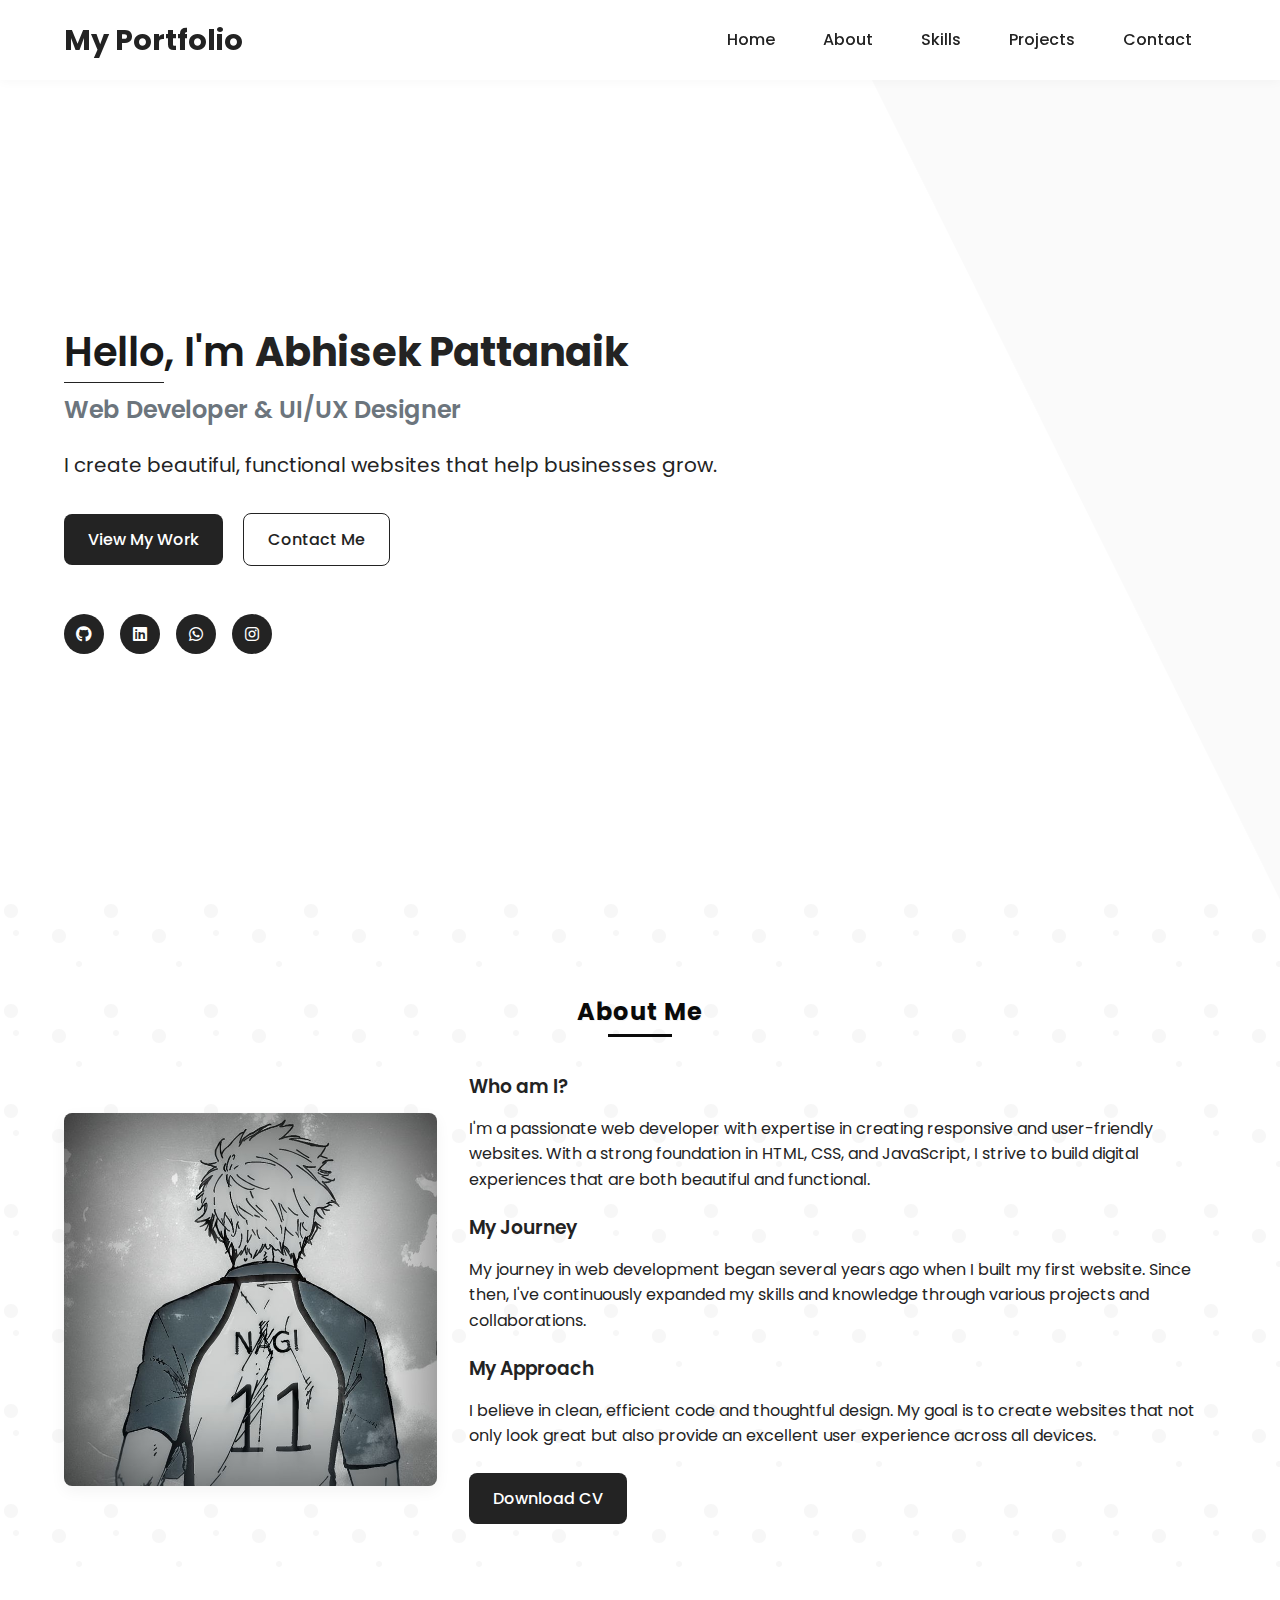
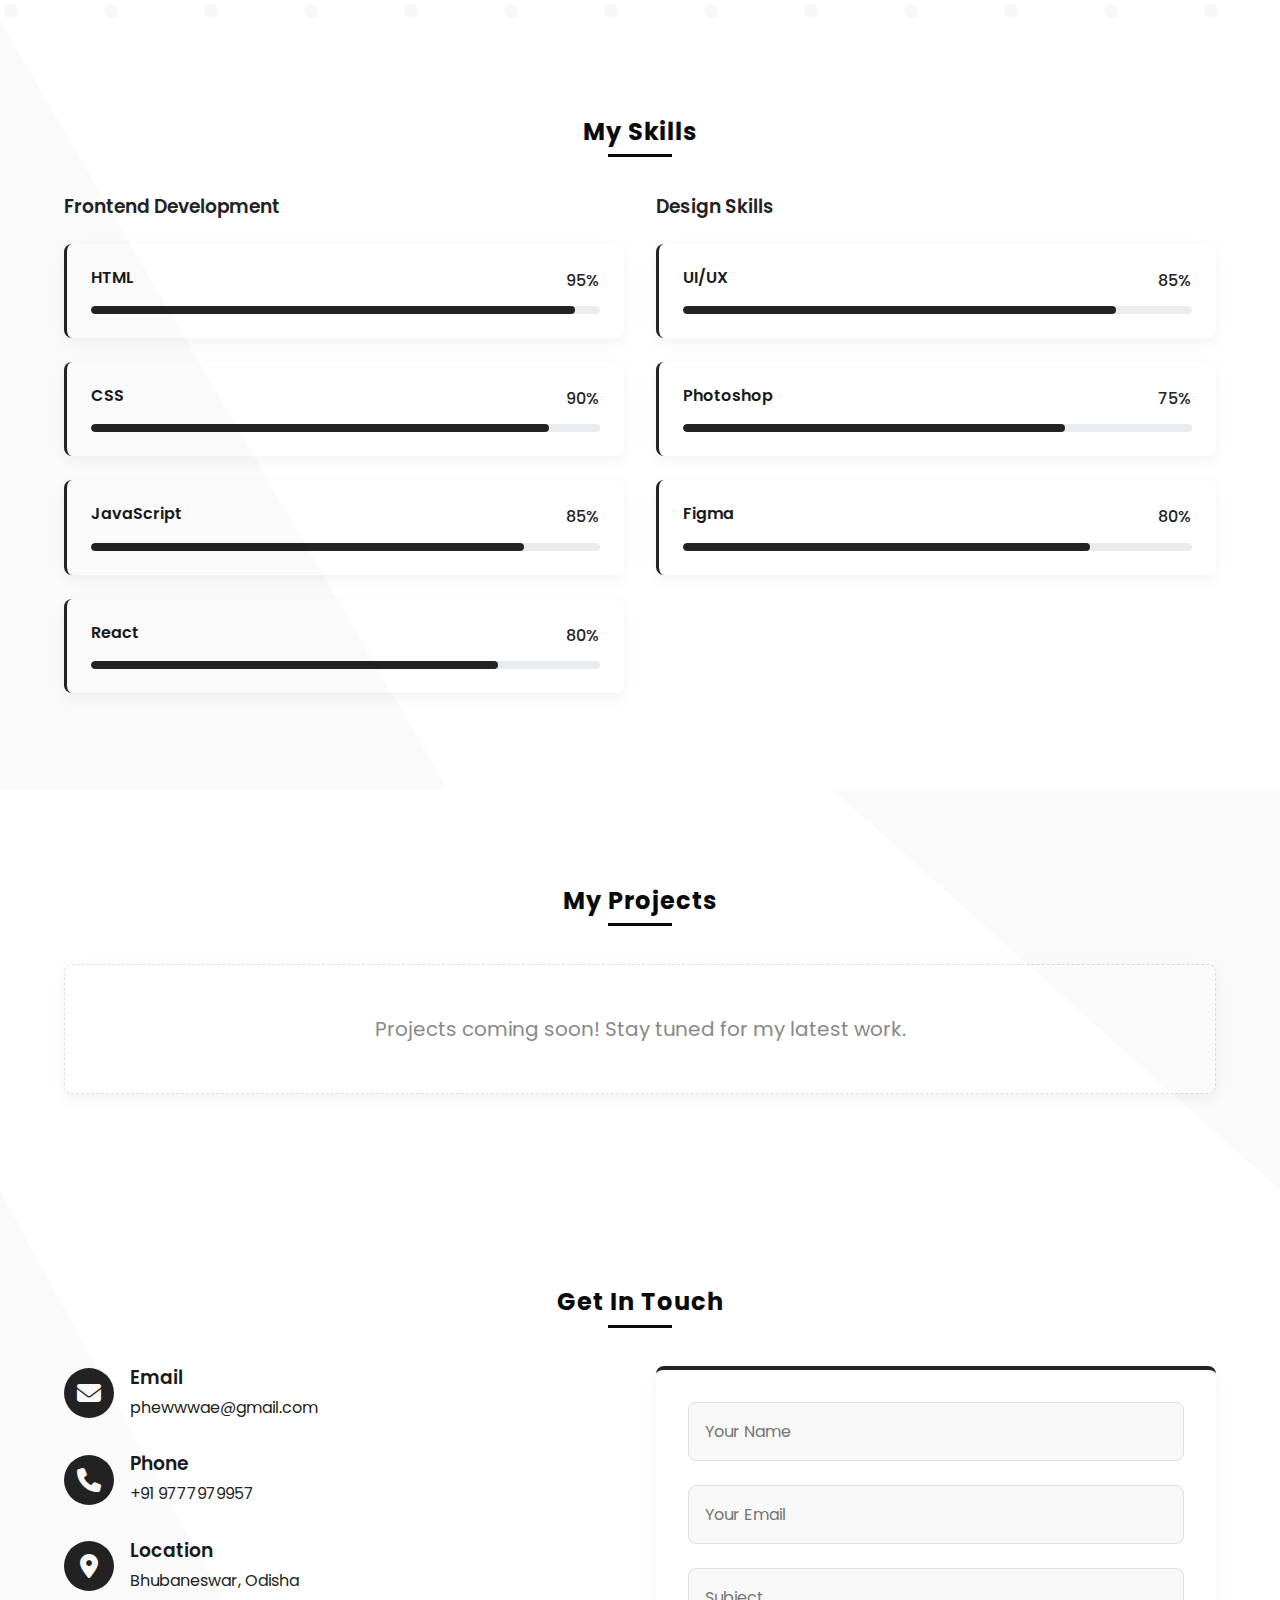
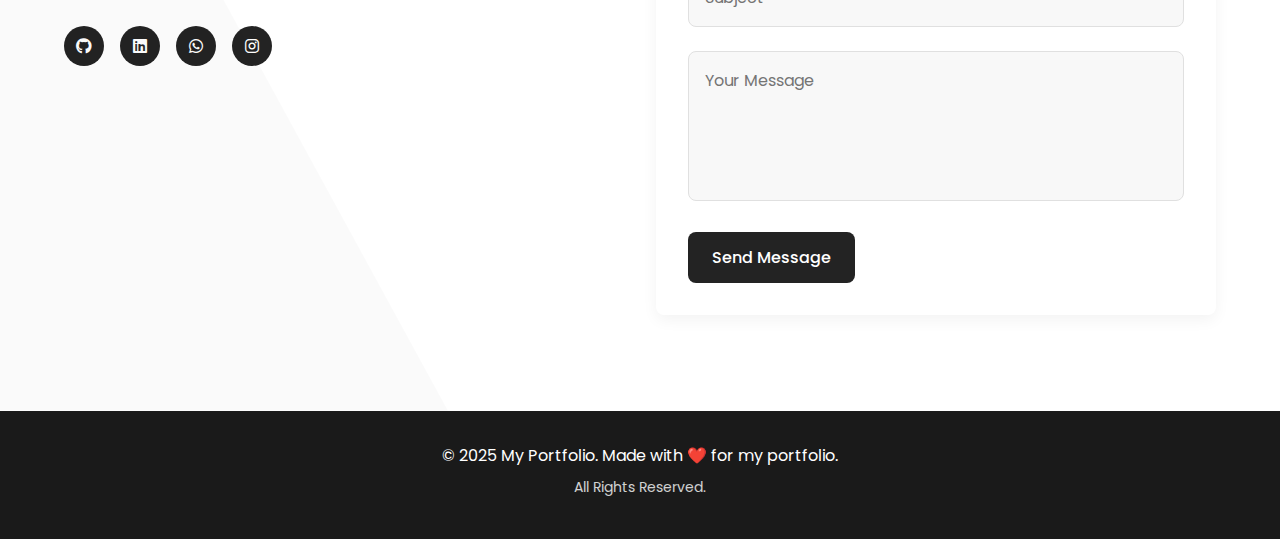
<file: index.html>
<!DOCTYPE html>
<html lang="en">
<head>
    <meta charset="UTF-8">
    <meta name="viewport" content="width=device-width, initial-scale=1.0">
    <title>My Portfolio</title>
    <link rel="stylesheet" href="css/style.css">
    <link rel="stylesheet" href="https://cdnjs.cloudflare.com/ajax/libs/font-awesome/6.4.0/css/all.min.css">
</head>
<body>
    <header>
        <div class="logo">
            <a href="#">My Portfolio</a>
        </div>
        <nav>
            <ul>
                <li><a href="#home" class="active">Home</a></li>
                <li><a href="#about">About</a></li>
                <li><a href="#skills">Skills</a></li>
                <li><a href="#projects">Projects</a></li>
                <li><a href="#contact">Contact</a></li>
            </ul>
        </nav>
        <div class="hamburger">
            <div class="line"></div>
            <div class="line"></div>
            <div class="line"></div>
        </div>
    </header>

    <section id="home" class="hero">
        <div class="container">
            <div class="hero-content">
                <h1>Hello, I'm <span class="highlight">Abhisek Pattanaik</span></h1>
                <h2>Web Developer & UI/UX Designer</h2>
                <p>I create beautiful, functional websites that help businesses grow.</p>
                <div class="cta-buttons">
                    <a href="#projects" class="btn primary-btn">View My Work</a>
                    <a href="#contact" class="btn secondary-btn">Contact Me</a>
                </div>
                <div class="social-links">
                    <a href="https://github.com/Abhis-web" target="_blank"><i class="fab fa-github"></i></a>
                    <a href="https://www.linkedin.com/in/abhisek-pattanaik-39852733b?utm_source=share&utm_campaign=share_via&utm_content=profile&utm_medium=android_app" target="_blank"><i class="fab fa-linkedin"></i></a>
                    <a href="https://wa.link/cih746" target="_blank"><i class="fab fa-whatsapp"></i></a>
                    <a href="https://www.instagram.com/am.phewww?igsh=MThqc2FiZG1oOG5pZQ==" target="_blank"><i class="fab fa-instagram"></i></a>
                </div>
            </div>
        </div>
    </section>

    <section id="about" class="about">
        <div class="container">
            <h2 class="section-title">About Me</h2>
            <div class="about-content">
                <div class="about-img">
                    <img src="images/Nagi.jpeg" alt="Profile Picture" style="max-width: 100%; height: auto;">
                </div>
                <div class="about-text">
                    <h3>Who am I?</h3>
                    <p>I'm a passionate web developer with expertise in creating responsive and user-friendly websites. With a strong foundation in HTML, CSS, and JavaScript, I strive to build digital experiences that are both beautiful and functional.</p>
                    
                    <h3>My Journey</h3>
                    <p>My journey in web development began several years ago when I built my first website. Since then, I've continuously expanded my skills and knowledge through various projects and collaborations.</p>
                    
                    <h3>My Approach</h3>
                    <p>I believe in clean, efficient code and thoughtful design. My goal is to create websites that not only look great but also provide an excellent user experience across all devices.</p>
                    
                    <a href="#" class="btn primary-btn">Download CV</a>
                </div>
            </div>
        </div>
    </section>

    <section id="skills" class="skills">
        <div class="container">
            <h2 class="section-title">My Skills</h2>
            <div class="skills-content">
                <div class="skill-category">
                    <h3>Frontend Development</h3>
                    <div class="skills-grid">
                        <div class="skill-item">
                            <div class="skill-info">
                                <h4>HTML</h4>
                                <p>95%</p>
                            </div>
                            <div class="skill-bar">
                                <div class="skill-level" style="width: 95%;"></div>
                            </div>
                        </div>
                        <div class="skill-item">
                            <div class="skill-info">
                                <h4>CSS</h4>
                                <p>90%</p>
                            </div>
                            <div class="skill-bar">
                                <div class="skill-level" style="width: 90%;"></div>
                            </div>
                        </div>
                        <div class="skill-item">
                            <div class="skill-info">
                                <h4>JavaScript</h4>
                                <p>85%</p>
                            </div>
                            <div class="skill-bar">
                                <div class="skill-level" style="width: 85%;"></div>
                            </div>
                        </div>
                        <div class="skill-item">
                            <div class="skill-info">
                                <h4>React</h4>
                                <p>80%</p>
                            </div>
                            <div class="skill-bar">
                                <div class="skill-level" style="width: 80%;"></div>
                            </div>
                        </div>
                    </div>
                </div>
                <div class="skill-category">
                    <h3>Design Skills</h3>
                    <div class="skills-grid">
                        <div class="skill-item">
                            <div class="skill-info">
                                <h4>UI/UX</h4>
                                <p>85%</p>
                            </div>
                            <div class="skill-bar">
                                <div class="skill-level" style="width: 85%;"></div>
                            </div>
                        </div>
                        <div class="skill-item">
                            <div class="skill-info">
                                <h4>Photoshop</h4>
                                <p>75%</p>
                            </div>
                            <div class="skill-bar">
                                <div class="skill-level" style="width: 75%;"></div>
                            </div>
                        </div>
                        <div class="skill-item">
                            <div class="skill-info">
                                <h4>Figma</h4>
                                <p>80%</p>
                            </div>
                            <div class="skill-bar">
                                <div class="skill-level" style="width: 80%;"></div>
                            </div>
                        </div>
                    </div>
                </div>
            </div>
        </div>
    </section>

    <section id="projects" class="projects">
        <div class="container">
            <h2 class="section-title">My Projects</h2>
            <div class="projects-grid">
                <div class="project-placeholder">
                    <p>Projects coming soon! Stay tuned for my latest work.</p>
                </div>
            </div>
        </div>
    </section>

    <section id="contact" class="contact">
        <div class="container">
            <h2 class="section-title">Get In Touch</h2>
            <div class="contact-content">
                <div class="contact-info">
                    <div class="contact-item">
                        <i class="fas fa-envelope"></i>
                        <div>
                            <h3>Email</h3>
                            <p>phewwwae@gmail.com</p>
                        </div>
                    </div>
                    <div class="contact-item">
                        <i class="fas fa-phone"></i>
                        <div>
                            <h3>Phone</h3>
                            <p>+91 9777979957</p>
                        </div>
                    </div>
                    <div class="contact-item">
                        <i class="fas fa-map-marker-alt"></i>
                        <div>
                            <h3>Location</h3>
                            <p>Bhubaneswar, Odisha</p>
                        </div>
                    </div>
                    <div class="social-links">
                        <a href="https://github.com/Abhis-web" target="_blank"><i class="fab fa-github"></i></a>
                        <a href="https://www.linkedin.com/in/abhisek-pattanaik-39852733b?utm_source=share&utm_campaign=share_via&utm_content=profile&utm_medium=android_app" target="_blank"><i class="fab fa-linkedin"></i></a>
                        <a href="https://wa.link/cih746" target="_blank"><i class="fab fa-whatsapp"></i></a>
                        <a href="https://www.instagram.com/am.phewww?igsh=MThqc2FiZG1oOG5pZQ==" target="_blank"><i class="fab fa-instagram"></i></a>
                    </div>
                </div>
                <div class="contact-form">
                    <form id="contactForm">
                        <div class="form-group">
                            <input type="text" id="name" placeholder="Your Name" required>
                        </div>
                        <div class="form-group">
                            <input type="email" id="email" placeholder="Your Email" required>
                        </div>
                        <div class="form-group">
                            <input type="text" id="subject" placeholder="Subject" required>
                        </div>
                        <div class="form-group">
                            <textarea id="message" placeholder="Your Message" required></textarea>
                        </div>
                        <button type="submit" class="btn primary-btn">Send Message</button>
                    </form>
                </div>
            </div>
        </div>
    </section>

    <footer>
        <div class="container">
            <p>&copy; 2025 My Portfolio. Made with ❤️ for my portfolio.</p>
            <p>All Rights Reserved.</p>
        </div>
    </footer>

    <script src="js/script.js"></script>
</body>
</html>
</file>
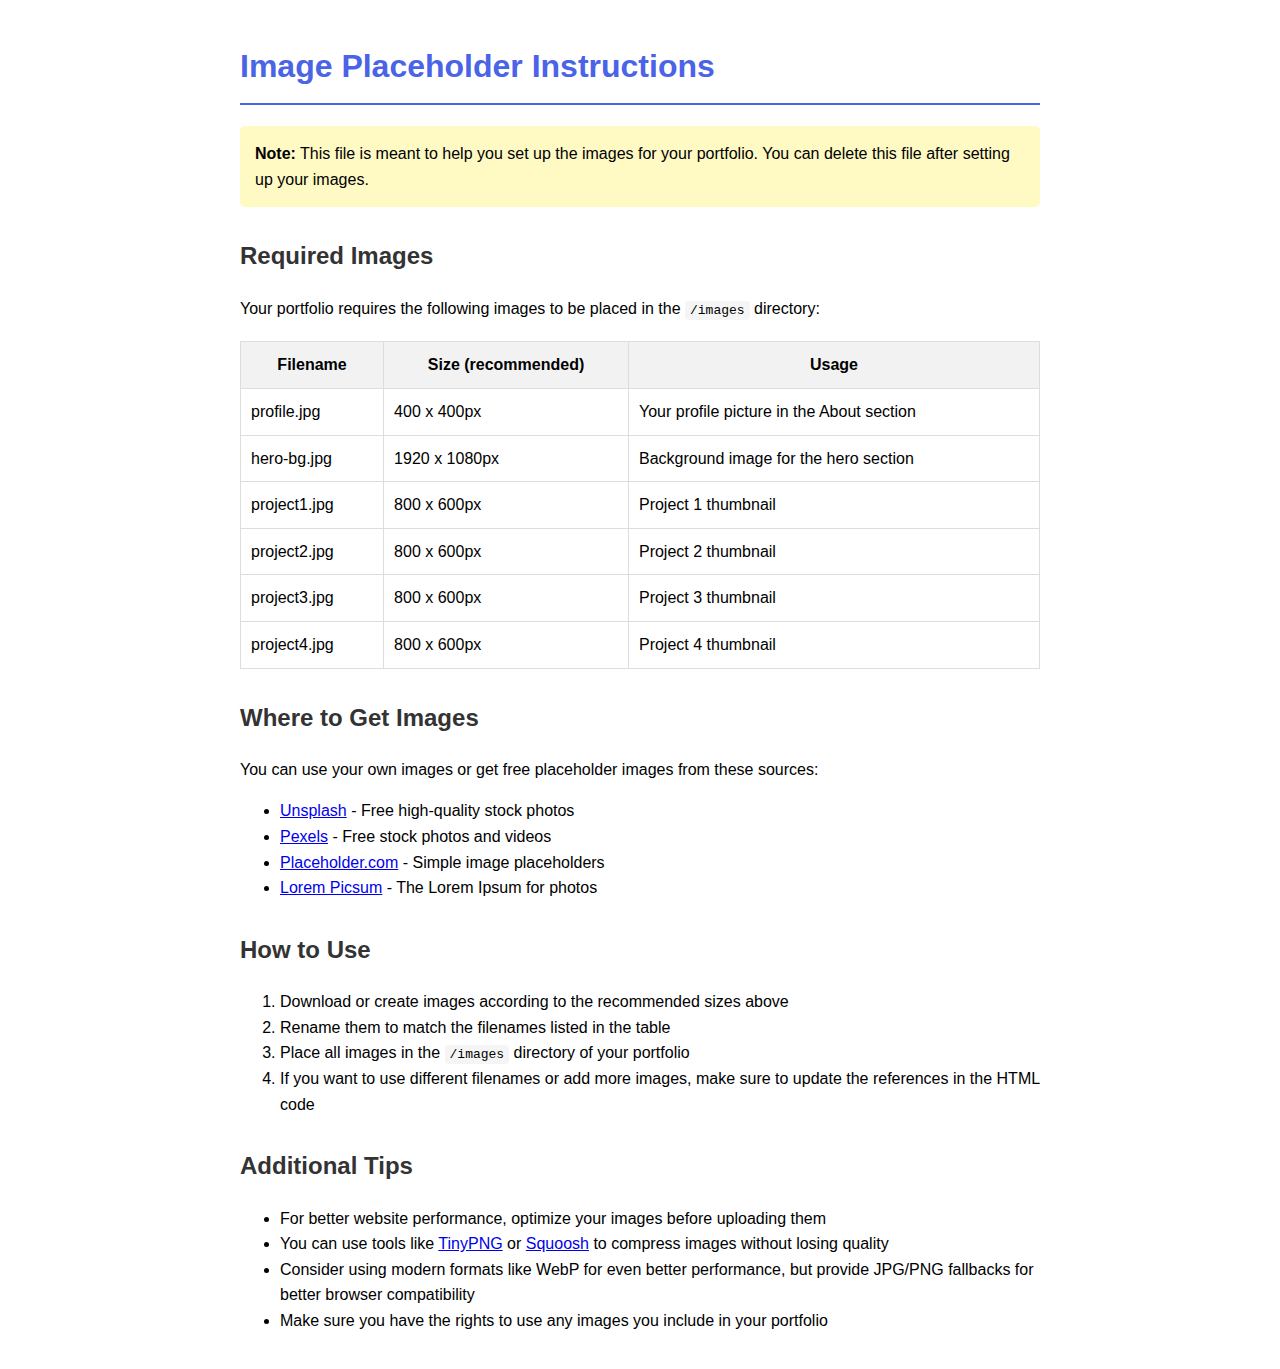
<file: images/placeholder-instructions.html>
<!DOCTYPE html>
<html lang="en">
<head>
    <meta charset="UTF-8">
    <meta name="viewport" content="width=device-width, initial-scale=1.0">
    <title>Image Placeholder Instructions</title>
    <style>
        body {
            font-family: 'Arial', sans-serif;
            line-height: 1.6;
            max-width: 800px;
            margin: 0 auto;
            padding: 20px;
        }
        h1 {
            color: #4a63e7;
            border-bottom: 2px solid #4a63e7;
            padding-bottom: 10px;
        }
        h2 {
            color: #333;
            margin-top: 30px;
        }
        code {
            background-color: #f5f5f5;
            padding: 2px 5px;
            border-radius: 4px;
            font-family: monospace;
        }
        .note {
            background-color: #FFF9C4;
            padding: 15px;
            border-radius: 5px;
            margin: 20px 0;
        }
        table {
            width: 100%;
            border-collapse: collapse;
            margin: 20px 0;
        }
        th, td {
            border: 1px solid #ddd;
            padding: 10px;
        }
        th {
            background-color: #f2f2f2;
        }
    </style>
</head>
<body>
    <h1>Image Placeholder Instructions</h1>
    
    <div class="note">
        <strong>Note:</strong> This file is meant to help you set up the images for your portfolio. You can delete this file after setting up your images.
    </div>
    
    <h2>Required Images</h2>
    <p>Your portfolio requires the following images to be placed in the <code>/images</code> directory:</p>
    
    <table>
        <tr>
            <th>Filename</th>
            <th>Size (recommended)</th>
            <th>Usage</th>
        </tr>
        <tr>
            <td>profile.jpg</td>
            <td>400 x 400px</td>
            <td>Your profile picture in the About section</td>
        </tr>
        <tr>
            <td>hero-bg.jpg</td>
            <td>1920 x 1080px</td>
            <td>Background image for the hero section</td>
        </tr>
        <tr>
            <td>project1.jpg</td>
            <td>800 x 600px</td>
            <td>Project 1 thumbnail</td>
        </tr>
        <tr>
            <td>project2.jpg</td>
            <td>800 x 600px</td>
            <td>Project 2 thumbnail</td>
        </tr>
        <tr>
            <td>project3.jpg</td>
            <td>800 x 600px</td>
            <td>Project 3 thumbnail</td>
        </tr>
        <tr>
            <td>project4.jpg</td>
            <td>800 x 600px</td>
            <td>Project 4 thumbnail</td>
        </tr>
    </table>
    
    <h2>Where to Get Images</h2>
    <p>You can use your own images or get free placeholder images from these sources:</p>
    <ul>
        <li><a href="https://unsplash.com/" target="_blank">Unsplash</a> - Free high-quality stock photos</li>
        <li><a href="https://www.pexels.com/" target="_blank">Pexels</a> - Free stock photos and videos</li>
        <li><a href="https://placeholder.com/" target="_blank">Placeholder.com</a> - Simple image placeholders</li>
        <li><a href="https://picsum.photos/" target="_blank">Lorem Picsum</a> - The Lorem Ipsum for photos</li>
    </ul>
    
    <h2>How to Use</h2>
    <ol>
        <li>Download or create images according to the recommended sizes above</li>
        <li>Rename them to match the filenames listed in the table</li>
        <li>Place all images in the <code>/images</code> directory of your portfolio</li>
        <li>If you want to use different filenames or add more images, make sure to update the references in the HTML code</li>
    </ol>
    
    <h2>Additional Tips</h2>
    <ul>
        <li>For better website performance, optimize your images before uploading them</li>
        <li>You can use tools like <a href="https://tinypng.com/" target="_blank">TinyPNG</a> or <a href="https://squoosh.app/" target="_blank">Squoosh</a> to compress images without losing quality</li>
        <li>Consider using modern formats like WebP for even better performance, but provide JPG/PNG fallbacks for better browser compatibility</li>
        <li>Make sure you have the rights to use any images you include in your portfolio</li>
    </ul>
</body>
</html>
</file>
<file: css/style.css>
/* === GOOGLE FONTS === */
@import url('https://fonts.googleapis.com/css2?family=Poppins:wght@300;400;500;600;700&display=swap');

/* === VARIABLES === */
:root {
    --primary-color: #232323;
    --secondary-color: #6c757d;
    --dark-color: #1a1a1a;
    --light-color: #f8f8f8;
    --success-color: #28a745;
    --danger-color: #dc3545;
    --white: #ffffff;
    --black: #0a0a0a;
    --gray: #888888;
    --light-gray: #e0e0e0;
    --text-color: #232323;
    --body-font: 'Poppins', sans-serif;
    --big-font-size: 2.5rem;
    --h1-font-size: 2rem;
    --h2-font-size: 1.5rem;
    --h3-font-size: 1.25rem;
    --normal-font-size: 1rem;
    --small-font-size: 0.875rem;
    --smaller-font-size: 0.75rem;
    --font-light: 300;
    --font-regular: 400;
    --font-medium: 500;
    --font-semi-bold: 600;
    --font-bold: 700;
    --transition: all 0.4s ease;
    --box-shadow: 0 5px 15px rgba(0, 0, 0, 0.05);
    --border-radius: 8px;
}

/* === BASE === */
* {
    margin: 0;
    padding: 0;
    box-sizing: border-box;
}

html {
    scroll-behavior: smooth;
}

body {
    font-family: var(--body-font);
    font-size: var(--normal-font-size);
    background-color: var(--white);
    background-image: url("data:image/svg+xml,%3Csvg width='100' height='100' viewBox='0 0 100 100' xmlns='http://www.w3.org/2000/svg'%3E%3Cpath d='M11 18c3.866 0 7-3.134 7-7s-3.134-7-7-7-7 3.134-7 7 3.134 7 7 7zm48 25c3.866 0 7-3.134 7-7s-3.134-7-7-7-7 3.134-7 7 3.134 7 7 7zm-43-7c1.657 0 3-1.343 3-3s-1.343-3-3-3-3 1.343-3 3 1.343 3 3 3zm63 31c1.657 0 3-1.343 3-3s-1.343-3-3-3-3 1.343-3 3 1.343 3 3 3z' fill='%23000000' fill-opacity='0.03' fill-rule='evenodd'/%3E%3C/svg%3E");
    color: var(--text-color);
    line-height: 1.6;
    overflow-x: hidden;
}

h1, h2, h3, h4, h5, h6 {
    color: var(--dark-color);
    font-weight: var(--font-semi-bold);
    line-height: 1.3;
    margin-bottom: 1rem;
}

ul {
    list-style: none;
}

a {
    text-decoration: none;
    color: var(--text-color);
    transition: var(--transition);
}

a:hover {
    color: var(--primary-color);
}

img {
    max-width: 100%;
    height: auto;
    display: block;
}

button, input, textarea {
    font-family: var(--body-font);
    font-size: var(--normal-font-size);
    outline: none;
    border: none;
}

button {
    cursor: pointer;
    background: none;
}

.section {
    padding: 6rem 0;
}

.section-title {
    position: relative;
    font-size: var(--h2-font-size);
    font-weight: 700;
    color: var(--black);
    margin-bottom: 3rem;
    text-align: center;
    letter-spacing: 1px;
    text-shadow: 1px 1px 1px rgba(0, 0, 0, 0.05);
}

.section-title::after {
    content: '';
    position: absolute;
    width: 64px;
    height: 3px;
    background-color: var(--black);
    bottom: -10px;
    left: 50%;
    transform: translateX(-50%);
}

/* Removed the faded line 
.section-title::before {
    content: '';
    position: absolute;
    left: 50%;
    bottom: 0;
    width: 100px;
    height: 1px;
    background-color: var(--light-gray);
    transform: translateX(-50%);
}
*/

.container {
    max-width: 1200px;
    width: 90%;
    margin: 0 auto;
}

.btn {
    display: inline-block;
    padding: 0.8rem 1.5rem;
    border-radius: var(--border-radius);
    font-weight: var(--font-medium);
    transition: var(--transition);
    cursor: pointer;
}

.primary-btn {
    background-color: var(--primary-color);
    color: var(--white);
    border: none;
}

.primary-btn:hover {
    background-color: var(--black);
    color: var(--white);
    transform: translateY(-3px);
    box-shadow: 0 5px 15px rgba(0, 0, 0, 0.15);
}

.secondary-btn {
    background-color: transparent;
    color: var(--primary-color);
    border: 1px solid var(--primary-color);
}

.secondary-btn:hover {
    background-color: var(--primary-color);
    color: var(--white);
    transform: translateY(-3px);
    box-shadow: 0 5px 15px rgba(0, 0, 0, 0.1);
}

.highlight {
    color: var(--primary-color);
    font-weight: var(--font-bold);
}

/* === HEADER === */
header {
    position: fixed;
    top: 0;
    left: 0;
    width: 100%;
    height: 80px;
    display: flex;
    justify-content: space-between;
    align-items: center;
    padding: 0 5%;
    background-color: var(--white);
    box-shadow: 0 2px 10px rgba(0, 0, 0, 0.03);
    z-index: 1000;
    transition: var(--transition);
}

header.sticky {
    height: 70px;
    background-color: var(--white);
    box-shadow: 0 2px 10px rgba(0, 0, 0, 0.1);
}

.logo a {
    font-size: 1.8rem;
    font-weight: var(--font-bold);
    color: var(--primary-color);
}

nav ul {
    display: flex;
}

nav ul li {
    margin: 0 1.5rem;
}

nav ul li a {
    font-weight: var(--font-medium);
}

nav ul li a.active {
    color: var(--primary-color);
}

.hamburger {
    display: none;
    cursor: pointer;
}

.hamburger .line {
    width: 25px;
    height: 3px;
    background-color: var(--dark-color);
    margin: 5px 0;
    border-radius: 3px;
    transition: var(--transition);
}

/* === HOME === */
.hero {
    background-color: var(--white);
    position: relative;
    height: 100vh;
    display: flex;
    align-items: center;
    padding-top: 80px;
    overflow: hidden;
}

.hero::before {
    content: '';
    position: absolute;
    top: 0;
    right: 0;
    width: 35%;
    height: 100%;
    background-color: rgba(0, 0, 0, 0.02);
    clip-path: polygon(100% 0, 0 0, 100% 100%);
}

.hero-content {
    max-width: 800px;
}

.hero-content h1 {
    font-size: var(--big-font-size);
    margin-bottom: 1rem;
    position: relative;
    display: inline-block;
}

.hero-content h1::after {
    content: '';
    position: absolute;
    bottom: -5px;
    left: 0;
    width: 100px;
    height: 1px;
    background-color: var(--primary-color);
}

.hero-content h2 {
    font-size: var(--h2-font-size);
    margin-bottom: 1.5rem;
    color: var(--secondary-color);
}

.hero-content p {
    font-size: var(--h3-font-size);
    margin-bottom: 2rem;
}

.cta-buttons {
    margin-bottom: 2rem;
}

.cta-buttons .btn {
    margin-right: 1rem;
    margin-bottom: 1rem;
}

.social-links {
    display: flex;
}

.social-links a {
    display: flex;
    justify-content: center;
    align-items: center;
    width: 40px;
    height: 40px;
    border-radius: 50%;
    background-color: var(--primary-color);
    color: var(--white);
    margin-right: 1rem;
    transition: var(--transition);
}

.social-links a:hover {
    transform: translateY(-5px);
    box-shadow: 0 5px 15px rgba(0, 0, 0, 0.15);
    background-color: var(--black);
}

/* === ABOUT === */
.about {
    padding: 6rem 0;
}

.about-content {
    display: grid;
    grid-template-columns: 1fr 2fr;
    gap: 2rem;
    align-items: center;
}

.about-img {
    position: relative;
}

.about-img img {
    border-radius: var(--border-radius);
    box-shadow: var(--box-shadow);
}

.about-text h3 {
    margin-bottom: 1rem;
    color: var(--primary-color);
}

.about-text p {
    margin-bottom: 1.5rem;
}

/* === SKILLS === */
.skills {
    position: relative;
    padding: 6rem 0;
    background-color: var(--white);
}

.skills::before {
    content: '';
    position: absolute;
    bottom: 0;
    left: 0;
    width: 35%;
    height: 100%;
    background-color: rgba(0, 0, 0, 0.02);
    clip-path: polygon(0 0, 0 100%, 100% 100%);
    z-index: 0;
}

.skills__container {
    position: relative;
    z-index: 1;
}

.skills-content {
    display: grid;
    grid-template-columns: repeat(2, 1fr);
    gap: 2rem;
}

.skill-category h3 {
    margin-bottom: 1.5rem;
    color: var(--primary-color);
}

.skills-grid {
    display: grid;
    grid-template-columns: 1fr;
    gap: 1.5rem;
}

.skill-item {
    background-color: var(--white);
    padding: 1.5rem;
    border-radius: var(--border-radius);
    box-shadow: var(--box-shadow);
    transition: var(--transition);
    border-left: 3px solid var(--primary-color);
}

.skill-item:hover {
    transform: translateY(-5px);
    box-shadow: 0 8px 20px rgba(0, 0, 0, 0.1);
}

.skill-info {
    display: flex;
    justify-content: space-between;
    margin-bottom: 0.8rem;
}

.skill-info h4 {
    margin-bottom: 0;
}

.skill-info p {
    font-weight: var(--font-medium);
    color: var(--primary-color);
}

.skill-bar {
    height: 8px;
    background-color: #e9ecef;
    border-radius: 10px;
    overflow: hidden;
}

.skill-level {
    height: 100%;
    background-color: var(--primary-color);
    border-radius: 10px;
}

/* === PROJECTS === */
.projects {
    position: relative;
    padding: 6rem 0;
    background-color: var(--white);
}

.projects::before {
    content: '';
    position: absolute;
    top: 0;
    right: 0;
    width: 35%;
    height: 100%;
    background-color: rgba(0, 0, 0, 0.02);
    clip-path: polygon(100% 0, 0 0, 100% 100%);
    z-index: 0;
}

.projects__container {
    position: relative;
    z-index: 1;
}

.projects-grid {
    display: grid;
    grid-template-columns: repeat(auto-fill, minmax(300px, 1fr));
    gap: 2rem;
}

.project-placeholder {
    text-align: center;
    padding: 3rem;
    background-color: var(--white);
    border-radius: var(--border-radius);
    box-shadow: var(--box-shadow);
    grid-column: 1 / -1;
    border: 1px dashed var(--light-gray);
}

.project-placeholder p {
    font-size: var(--h3-font-size);
    color: var(--gray);
}

/* === CONTACT === */
.contact {
    position: relative;
    padding: 6rem 0;
    background-color: var(--white);
}

.contact::before {
    content: '';
    position: absolute;
    bottom: 0;
    left: 0;
    width: 35%;
    height: 100%;
    background-color: rgba(0, 0, 0, 0.02);
    clip-path: polygon(0 0, 0 100%, 100% 100%);
    z-index: 0;
}

.contact__container {
    position: relative;
    z-index: 1;
}

.contact-content {
    display: grid;
    grid-template-columns: repeat(2, 1fr);
    gap: 2rem;
}

.contact-info {
    display: flex;
    flex-direction: column;
    gap: 2rem;
}

.contact-item {
    display: flex;
    align-items: center;
    gap: 1rem;
}

.contact-item i {
    font-size: 1.5rem;
    width: 50px;
    height: 50px;
    display: flex;
    justify-content: center;
    align-items: center;
    background-color: var(--primary-color);
    color: var(--white);
    border-radius: 50%;
}

.contact-item h3 {
    margin-bottom: 0.3rem;
}

.contact-form {
    background-color: var(--white);
    padding: 2rem;
    border-radius: var(--border-radius);
    box-shadow: var(--box-shadow);
    border-top: 4px solid var(--primary-color);
}

.form-group {
    margin-bottom: 1.5rem;
}

.form-group input, .form-group textarea {
    width: 100%;
    padding: 1rem;
    border: 1px solid var(--light-gray);
    border-radius: var(--border-radius);
    background-color: var(--light-color);
    transition: var(--transition);
}

.form-group input:hover, .form-group textarea:hover {
    border-color: var(--gray);
    box-shadow: 0 0 0 2px rgba(0, 0, 0, 0.03);
}

.form-group input:focus, .form-group textarea:focus {
    border-color: var(--primary-color);
    box-shadow: 0 0 0 3px rgba(51, 51, 51, 0.1);
    outline: none;
}

.form-group textarea {
    height: 150px;
    resize: none;
}

/* === FOOTER === */
footer {
    background-color: var(--dark-color);
    color: var(--white);
    padding: 2rem 0;
    text-align: center;
}

footer p {
    margin-bottom: 0.5rem;
}

footer p:last-child {
    font-size: var(--small-font-size);
    opacity: 0.8;
}

/* === RESPONSIVE === */
@media screen and (max-width: 992px) {
    :root {
        --big-font-size: 2.2rem;
        --h1-font-size: 1.8rem;
        --h2-font-size: 1.4rem;
        --h3-font-size: 1.1rem;
        --normal-font-size: 0.95rem;
        --small-font-size: 0.8rem;
        --smaller-font-size: 0.7rem;
    }

    .skills-content {
        grid-template-columns: 1fr;
    }
    
    .contact-content {
        grid-template-columns: 1fr;
    }
}

@media screen and (max-width: 768px) {
    header {
        padding: 0 10%;
    }

    nav {
        position: fixed;
        top: 80px;
        left: -100%;
        width: 100%;
        height: calc(100vh - 80px);
        background-color: var(--white);
        padding: 2rem;
        transition: var(--transition);
    }

    nav.active {
        left: 0;
    }

    nav ul {
        flex-direction: column;
    }

    nav ul li {
        margin: 1.5rem 0;
    }

    .hamburger {
        display: block;
    }

    .hamburger.active .line:nth-child(1) {
        transform: translateY(8px) rotate(45deg);
    }

    .hamburger.active .line:nth-child(2) {
        opacity: 0;
    }

    .hamburger.active .line:nth-child(3) {
        transform: translateY(-8px) rotate(-45deg);
    }

    .about-content {
        grid-template-columns: 1fr;
    }

    .about-img {
        margin-bottom: 2rem;
    }

    .skills-content {
        grid-template-columns: 1fr;
    }

    .projects-grid {
        grid-template-columns: repeat(auto-fill, minmax(250px, 1fr));
    }
}

@media screen and (max-width: 576px) {
    .hero-content h1 {
        font-size: 1.8rem;
    }

    .hero-content h2 {
        font-size: 1.2rem;
    }

    .hero-content p {
        font-size: 1rem;
    }

    .projects-grid {
        grid-template-columns: 1fr;
    }
}

/* === ANIMATIONS === */
@keyframes fadeIn {
    from {
        opacity: 0;
        transform: translateY(20px);
    }
    to {
        opacity: 1;
        transform: translateY(0);
    }
}

.fade-in {
    animation: fadeIn 1s ease;
}
</file>
